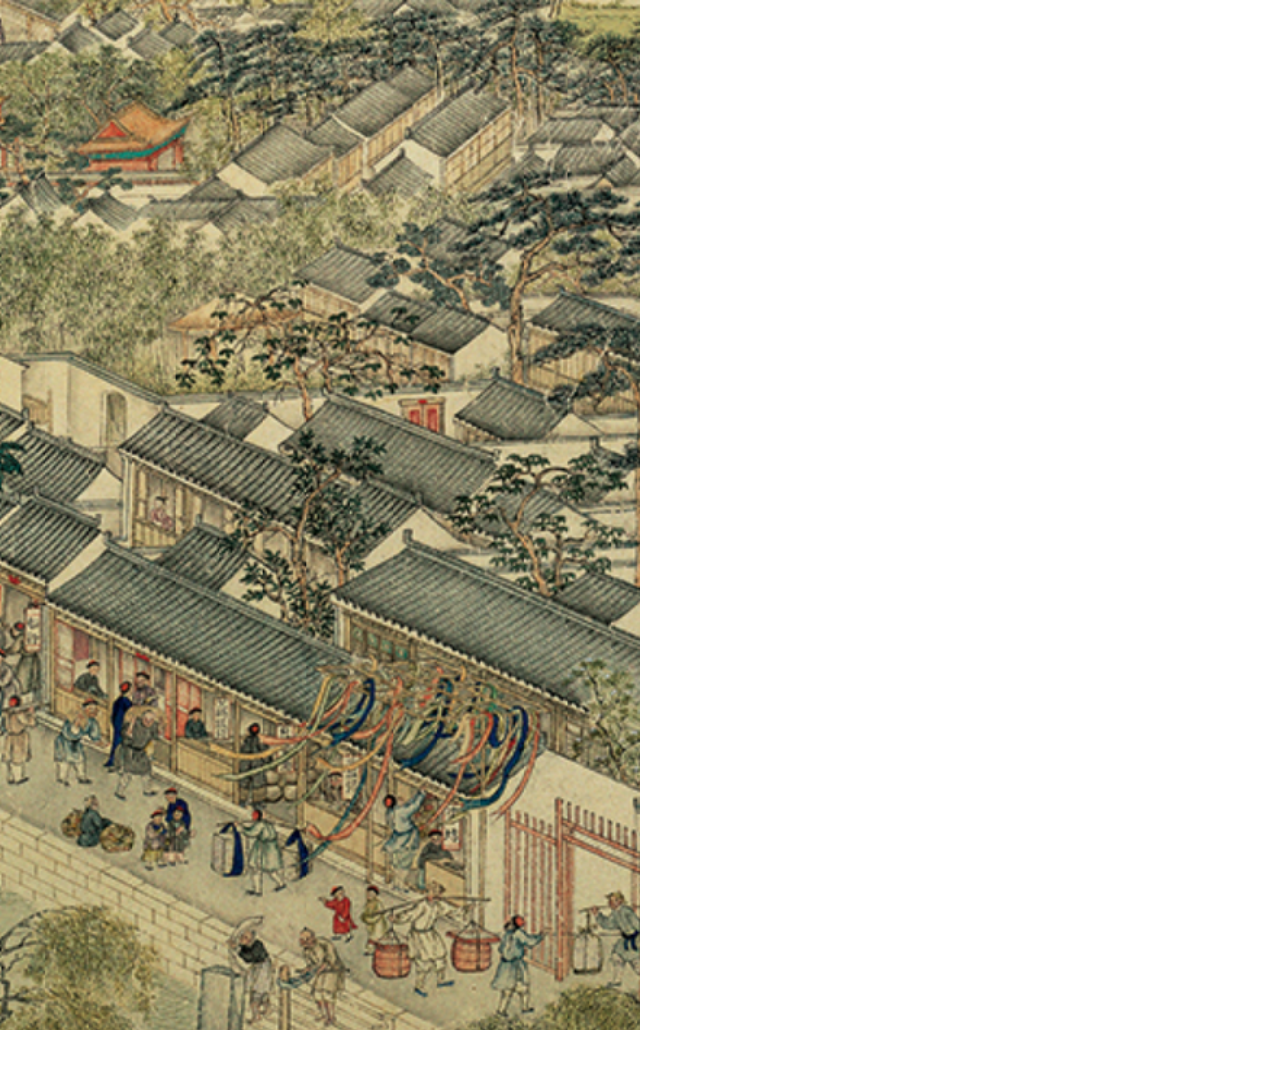
<file: index.html>
<!DOCTYPE html>
<html lang="en">
<head>
    <meta charset="UTF-8">
    <meta http-equiv="X-UA-Compatible" content="IE=edge">
    <meta name="viewport" content="width=device-width, initial-scale=1.0">
    <title>第三组移动端布局</title>
    <link rel = "stylesheet" href = "css/base.css" type = "text/css">
    <link rel = "stylesheet" href = "css/index.css" type = "text/css"> 
</head>
<body>
    <div class = "main">
        <div id = "book">
            <div class = "book-cover one-page"></div>
            <div class="book-page one-page"></div>
            <div class="book-page one-page"></div>
            <div class="book-page one-page"></div>
            <div class="book-page one-page"></div>
            <div class = "book-cover one-page"></div>
        </div>
        <div id = "control">
            <button class = "b1">&lt;</button>
            <button class = "b2">&gt;</button>
        </div>
        <div id = "zhaozi"></div>
        <div id = "text"><p>2800多年前,染布技艺就已经在丰饶的中华大地上逐渐兴盛,</p>
            <p>随着一代代人的传承发展以及审美要求的提高,</p>
            <p>在这样一座小小的染坊中,</p>
            <p>一匹匹颜色各异，花纹精美的染布凝结了无数工匠的巧思与手艺</p>
        </div>
    </div>
    <script src = 'js/book.js'></script>
</body>
</html>
</file>
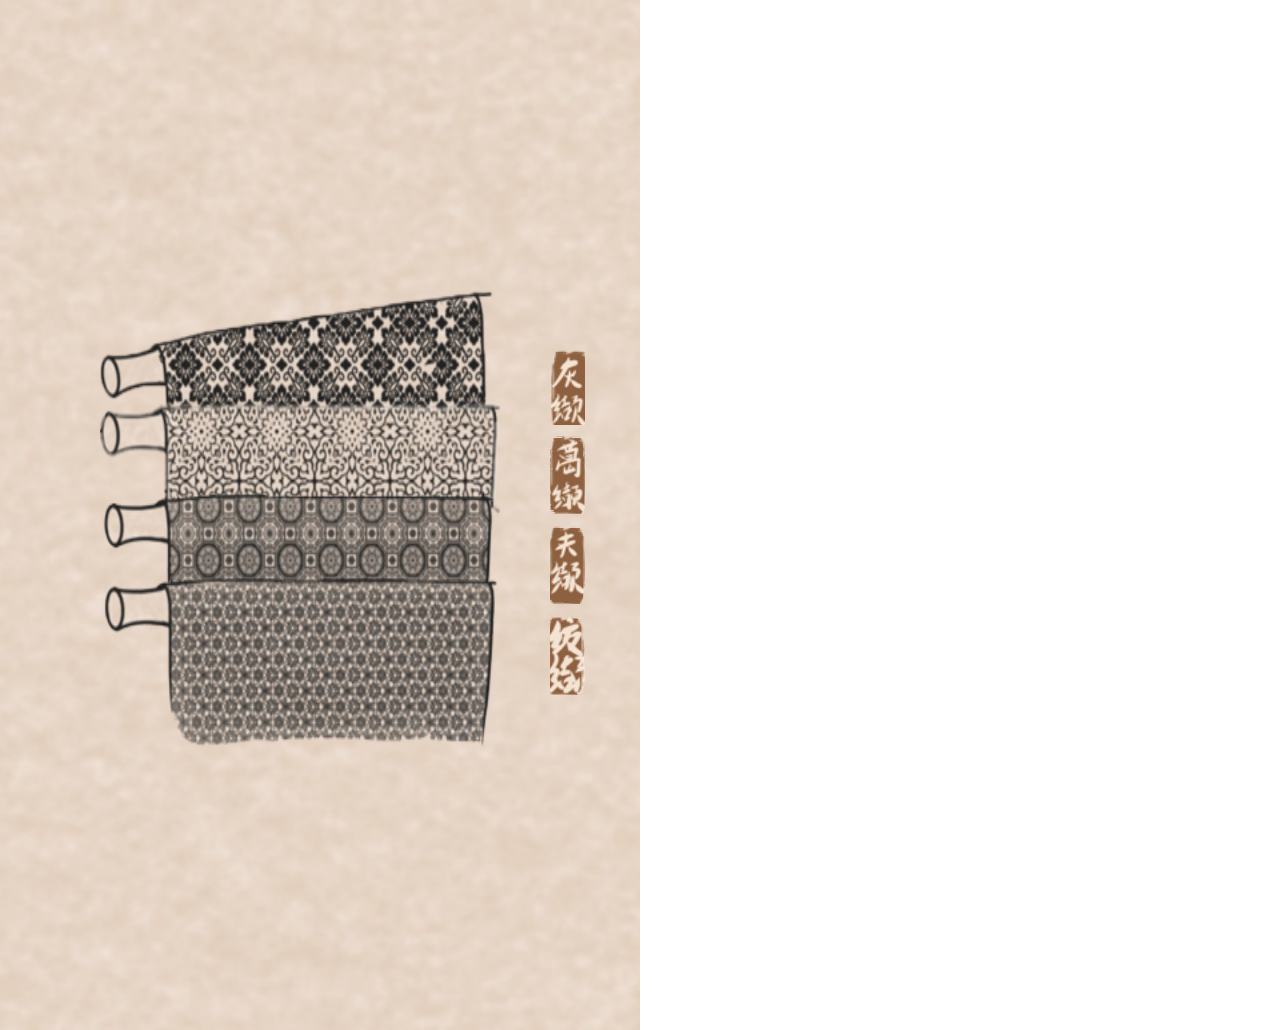
<file: html/four.html>
<!DOCTYPE html>
<html lang="en">
<head>
    <meta charset="UTF-8">
    <meta http-equiv="X-UA-Compatible" content="IE=edge">
    <meta name="viewport" content="width=device-width, initial-scale=1.0">
    <title>四种技艺选择界面</title>
    <link rel = "stylesheet" href = "../css/base.css" type = "text/css">
    <link rel = "stylesheet" href = "../css/four.css" type = "text/css">
</head>
<body>
    <div class = "main">
        <div id = "option">
            <img class = "image" onclick = "Click2(1)" src = "">
            <img class = "image" onclick = "Click2(2)" src = "">
            <img class = "image" onclick = "Click2(3)" src = "">
            <img class = "image" onclick = "Click2(4)" src = "">
        </div>
        <div class = "little">
            <div class="right" onclick="Click(1)"></div>
            <div class="right" onclick="Click(2)"></div>
            <div class="right" onclick="Click(3)"></div>
            <div class="right" onclick="Click(4)"></div>
        </div>
    </div>
    <script src = '../js/option.js'></script>
</body>
</html>
</file>
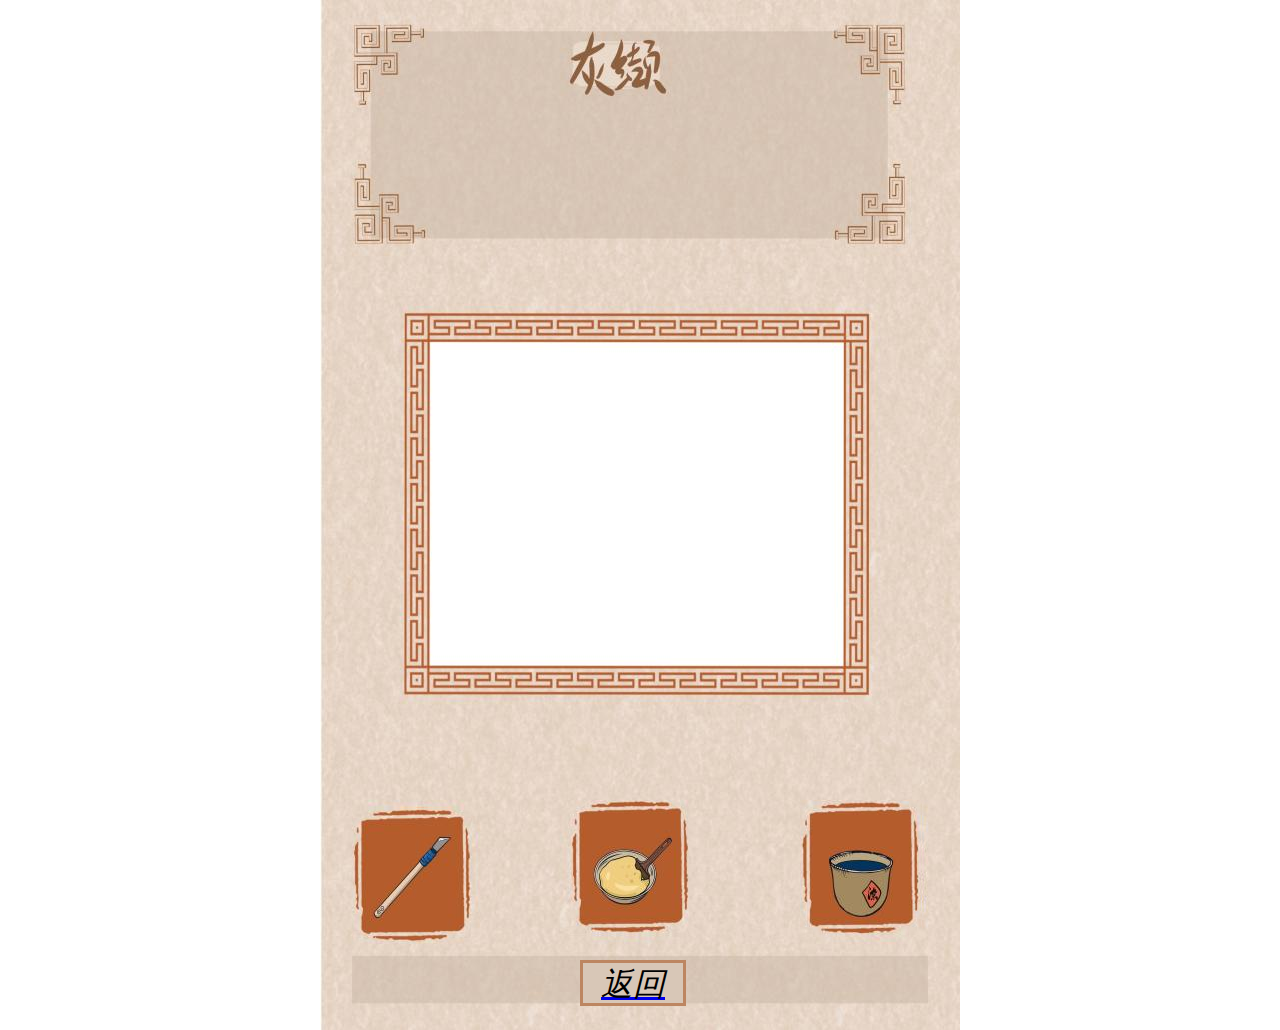
<file: html/grey1.html>
<!doctype html>
<html>
<head>
<meta charset="utf-8">
<title>灰缬</title>
<link href="../css/grey1.css" rel="stylesheet" type="text/css">
</head>

<body>
	<div class="main">
		<div class="list">
		<div class="a">
			<a href="grey2.html">
				<div class="bt"></div>
				</a></div>
		</div>
		<div class="b">
			<a href="">
				<div class="bt"></div>
				</a></div>
		</div>
		<div class="c">
			<a href="">
				<div class="bt"></div>
				</a></div>
		<div class="back">
			<a href="../index.html">
				<font color="black">返回</font></a></div>
</body>
</html>
</file>
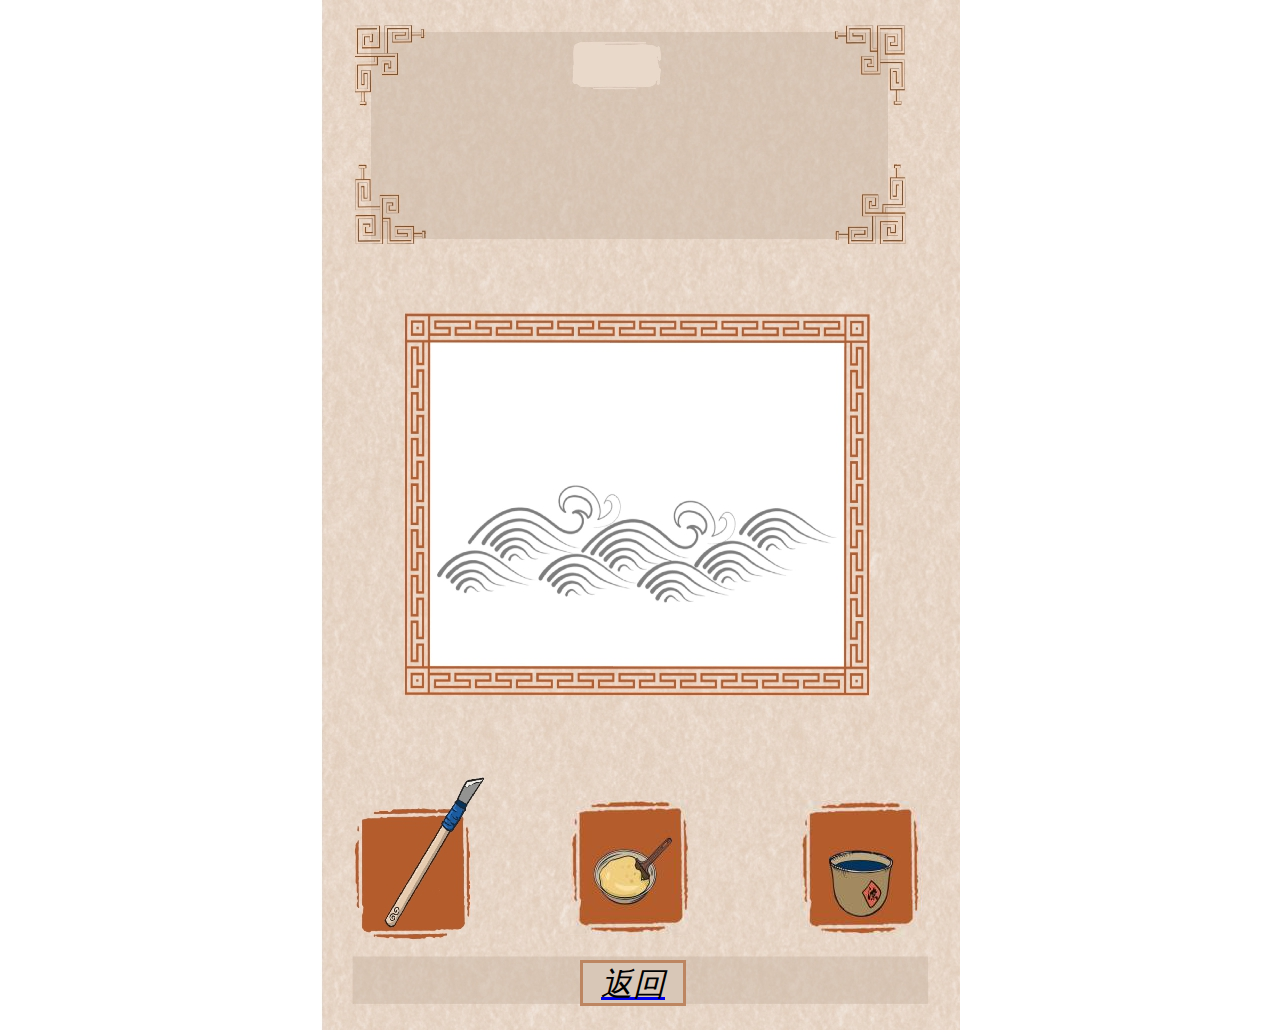
<file: html/grey2.html>
<!doctype html>
<html>
<head>
<meta charset="utf-8">
<title>灰缬-步骤1</title>
<link href="../css/grey2.css" rel="stylesheet" type="text/css">
</head>

<body>
	<div class="main">
		<div class="list">
		<div class="a"></a></div>
		</div>
		<div class="b">
			<a href="">
				<div class="bt"></div>
				</a></div>
		</div>
		<div class="c">
			<a href="">
				<div class="bt"></div>
				</a></div>
		<div class="back">
			<a href="grey1.html">
				<font color="black">返回</font></a></div>
</body>
</html>
</file>
<file: css/base.css>
*{
    height:100%;
    margin: 0;
    padding:0;
}
body{
    width: 640px;
    height: 1030px;
}
ul,li{
    list-style: none;
}
a{
    text-decoration: none;
    color:#000;
}
</file>
<file: css/index.css>
:root {
    --w: 270px; 
    --h: calc(100% - 130px); 
}
body{
    display: flex;
}
body > .main{
    position: relative;
    left: 0px;
    top: 0px;
    min-width: 640px;
    height: 100%;
    background: url('../imgs/bg.png') no-repeat;
    background-size: cover;
    box-sizing: border-box;
}
#text{
    position: absolute;
    left: 0px;
    top: 0px;
    display: flex;
    flex-direction: column;
    margin: 200px 150px;
    width:70%;
    height:50%;
    font-size: 25px;
    font-family: STXingkai;
    /* border: 2px solid black; */
    z-index: 2;
}
#text > p{
    color:antiquewhite;
    width:100%;
    height:50px;
    line-height: 50px;
}
#text > p:nth-child(1){
    opacity: 0;
    animation: text 4s forwards;
}
#text > p:nth-child(2){
    opacity: 0;
    animation: text 4s 4s forwards;
}
#text > p:nth-child(3){
    opacity: 0;
    animation: text 4s 8s forwards;
}
#text > p:nth-child(4){
    opacity: 0;
    animation: text 4s 12s forwards;
}

#zhaozi{
    position: absolute;
    left: 0;
    top: 0;
    width: 100%;
    height: 100%;
    background: url(../imgs/bg.png) no-repeat;
    background-size: cover;
    /* border: 2px solid black; */
    animation: book 8s 6s forwards;
    z-index: 2;
}
@keyframes text {
    0%{
        opacity:0 ;
    }
    25%{
        opacity: 0.7;
    }
    50%{
        opacity: 1;
    }
    100%{
        opacity: 0;
    }
}
#book{
    position: absolute;
    left: calc(100% - 530px);
    bottom: calc(100% - 800px);
    display: flex;
    justify-content: center;
    align-items: center;
    transition: 1s;
    perspective: 1600px;
    transform-style: preserve-3d;
    width: 400px;
    height: 60%;
    box-sizing: border-box;
}

.book-cover {
    /* 封面比页面每条边宽25px */
    height: calc(var(--h) + 10px);
    width: calc(var(--w) + 10px);
    position: absolute;
    background-image: url('../imgs/cover1.png');
    border-top-right-radius: 20px;
    border-bottom-right-radius: 20px;
    transition: 1s;
    transform-origin: left;
    backface-visibility: visible;
    border: .5px solid black;
    background-size:cover;
    background-color: rgba(210, 195, 180);
}
.book-page {
    height: var(--h);
    width: var(--w);
    position: absolute;
    z-index: 100;
    transition: 1s;
    /* 封面比页面每条边宽的长度 */
    transform-origin: -5px;
    background-size: cover;
    backface-visibility: visible;
    /* background-color: #fff; */
}

#control{
    margin-top: 60px;
    user-select: none;
}
button{
    background-color: rgba(98, 98, 98);
    width: 50px;
    height: 50px;
    border: 0;
    opacity: 0;
    font-weight: 700;
    border-radius: 50%;
    color:aliceblue;
    /* 去除表单元素的默认选择框 */
    outline:none;
    z-index: 99;
    animation: button 2s 6s forwards;
}
.b1{
    position: absolute;
    left: calc(100% - 400px);
    top:calc(100% - 200px);

}
.b2{
    position: absolute;
    left: calc(100% - 300px);
    top:calc(100% - 200px);
}
@keyframes book {
    from{
        opacity: 1;
    }
    to{
        opacity: 0;
    }
}

@keyframes button {
    from{
        opacity: 0;
    }
    to{
        opacity: 1;
    }
}
</file>
<file: css/four.css>
.main{
    position: relative;
    left:0;
    top: 0;
    display: flex;
    flex-direction: column;
    min-width:640px;
    height: 100%;
    background-color: orange;
    background-image: url(../imgs/bg2.png);
    background-size: cover;
}
#option{
    width: 450px;
    height: 200px;
    margin-left: 100px;
    margin-top: 200px;
}
#option > img{
    position: absolute;
    width: 400px;
    height: 350px;
}
.right{
    width: 35px;
    height: 80px;
    margin-left: 550px;
    margin-top: 10px;
}
/* .right {
    background-image: url(../imgs//right1.png);
} */
</file>
<file: css/grey1.css>
@charset "utf-8";
body {
	height:1030px;
	width:640px;
	margin:0px auto;
	
}

.main {
	height:1030px;
	width:640px;
	background-repeat:no-repeat;
	background-image:url("../imgs/界面(1).jpg");
	background-size:contain;
}

.a {
	width: 130px;
	height: 150px;
	position: relative;
	top: 808px;
	left: 33px;
	background: no-repeat url("../imgs/a1.png");
}
.a:hover{
	position: relative;top:774px;left:33px;
	background-image: url("../imgs/a2.png");
}
.b{
	width: 150px;
	height: 175px;
	position: relative;
	top: 650px;
	left: 250px;
	background: no-repeat url("../imgs/b1.png");
}
.b:hover{
	position: relative;top:610px;left:250px;
	background-image: url("../imgs/b2.png");
}
.c{
	width: 170px;
	height: 170px;
	position: relative;
	top: -230px;
	left: 480px;
	background: no-repeat url("../imgs/c1.png")
}
.c:hover{
	position: relative;top:-230px;left:440px;
	background-image: url("../imgs/c2.png");
	background-size: cover;
}
.back{
	width:100px;
	height:40px;
	background-color: #D8C7B7;
	border:solid #BD8661;
	position:relative;left:260px;top:-240px;
	text-align: center;
	color:#946B4E;
	font-style:italic;
	font-family: 隶书;
	font-size: 32px;
}
.back:hover{
	box-shadow:0px 0px 7px 7px ;
}
.bt{
	width: 130px;
	height: 150px;
}
</file>
<file: css/grey2.css>
@charset "utf-8";
body {
	height:1030px;
	width:640px;
	margin:0px auto;
	
}

.main {
	height:1030px;
	width:640px;
	background-repeat:no-repeat;
	background-image:url("../imgs/界面(2).JPG");
	background-size:contain;
}

.a {
	width: 130px;
	height: 150px;
	position: relative;
	top: 808px;
	left: 33px;
}
.a:hover{
	position: relative;top:774px;left:33px;
}
.b{
	width: 150px;
	height: 175px;
	position: relative;
	top: 650px;
	left: 250px;
	background: no-repeat url("../imgs/b1.png");
}
.b:hover{
	position: relative;top:610px;left:250px;
	background-image: url("../imgs/b2.png");
}
.c{
	width: 170px;
	height: 170px;
	position: relative;
	top: -230px;
	left: 480px;
	background: no-repeat url("../imgs/c1.png")
}
.c:hover{
	position: relative;top:-230px;left:440px;
	background-image: url("../imgs/c2.png");
	background-size: cover;
}
.back{
	width:100px;
	height:40px;
	background-color: #D8C7B7;
	border:solid #BD8661;
	position:relative;left:260px;top:-240px;
	text-align: center;
	color:#946B4E;
	font-style:italic;
	font-family: 隶书;
	font-size: 32px;
}
.back:hover{
	box-shadow:0px 0px 7px 7px ;
}
.bt{
	width: 130px;
	height: 150px;
}
</file>
